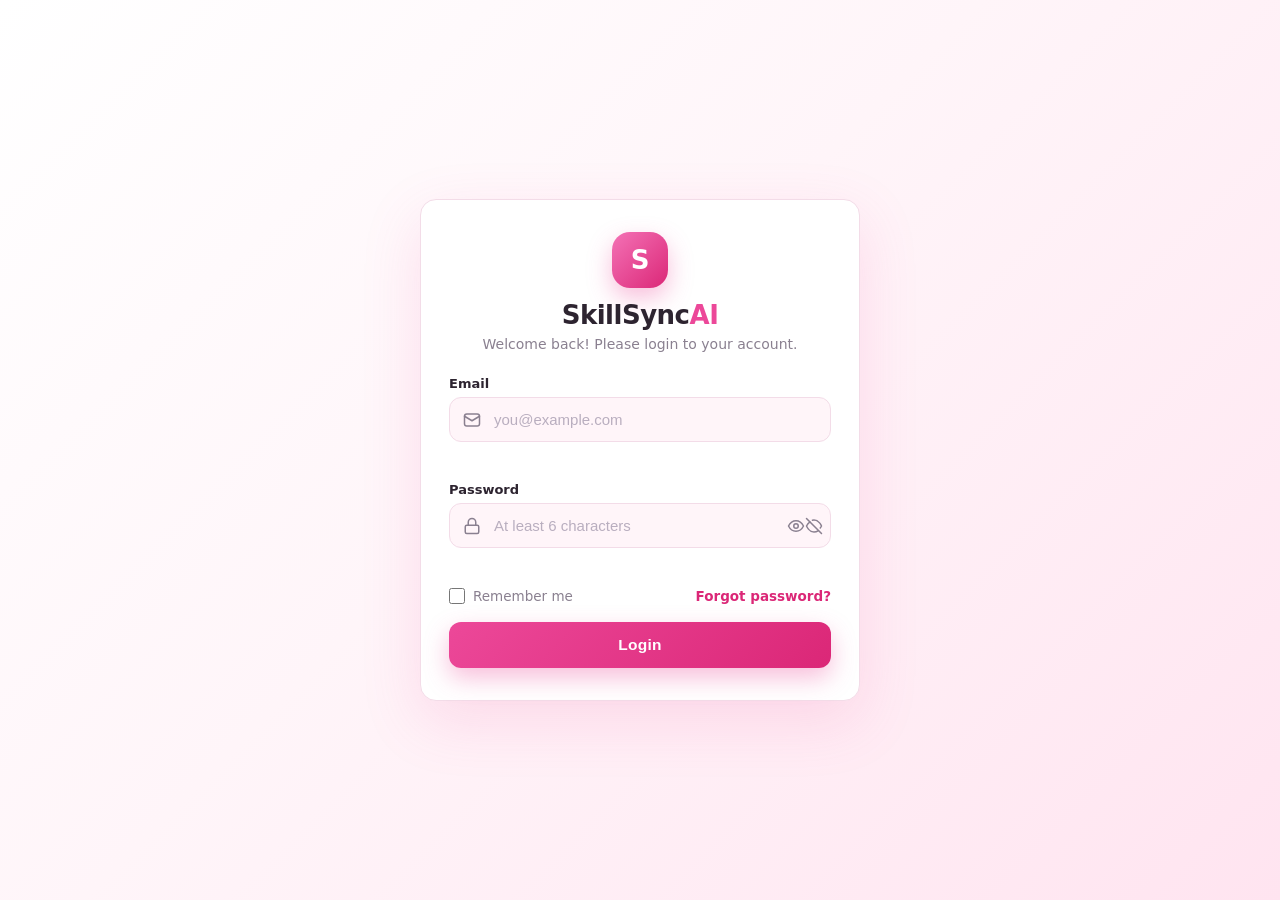
<file: index.html>
<!DOCTYPE html>
<html lang="en">
<head>
  <meta charset="UTF-8" />
  <meta name="viewport" content="width=device-width, initial-scale=1.0" />
  <title>SkillSync-AI | Login</title>
  <link rel="stylesheet" href="styles.css" />
</head>
<body>
  <main class="page">
    <section class="login-card" aria-label="Login form">
      <div class="brand">
        <div class="brand-logo" aria-hidden="true">S</div>
        <h1>SkillSync<span>AI</span></h1>
        <p class="tagline">Welcome back! Please login to your account.</p>
      </div>

     <form id="login-form" novalidate onsubmit="window.location.href='profile.html'; return false;">
        <!-- Email -->
        <div class="field">
          <label for="email">Email</label>
          <div class="input-wrap">
            <span class="input-icon" aria-hidden="true">
              <svg viewBox="0 0 24 24" width="18" height="18" fill="none" stroke="currentColor" stroke-width="2" stroke-linecap="round" stroke-linejoin="round">
                <rect x="2" y="4" width="20" height="16" rx="3"/>
                <path d="m2 7 10 6L22 7"/>
              </svg>
            </span>
            <input
              type="email"
              id="email"
              name="email"
              placeholder="you@example.com"
              autocomplete="email"
              required
            />
          </div>
          <small class="error-msg" id="email-error" role="alert"></small>
        </div>

        <!-- Password -->
        <div class="field">
          <label for="password">Password</label>
          <div class="input-wrap">
            <span class="input-icon" aria-hidden="true">
              <svg viewBox="0 0 24 24" width="18" height="18" fill="none" stroke="currentColor" stroke-width="2" stroke-linecap="round" stroke-linejoin="round">
                <rect x="3" y="11" width="18" height="11" rx="2"/>
                <path d="M7 11V7a5 5 0 0 1 10 0v4"/>
              </svg>
            </span>
            <input
              type="password"
              id="password"
              name="password"
              placeholder="At least 6 characters"
              autocomplete="current-password"
              minlength="6"
              required
            />
            <button
              type="button"
              class="toggle-password"
              id="toggle-password"
              aria-label="Show password"
              aria-pressed="false"
            >
              <!-- Eye (shown when password hidden) -->
              <svg class="icon-eye" viewBox="0 0 24 24" width="20" height="20" fill="none" stroke="currentColor" stroke-width="2" stroke-linecap="round" stroke-linejoin="round">
                <path d="M2 12s3.5-7 10-7 10 7 10 7-3.5 7-10 7-10-7-10-7Z"/>
                <circle cx="12" cy="12" r="3"/>
              </svg>
              <!-- Eye-off (shown when password visible) -->
              <svg class="icon-eye-off" viewBox="0 0 24 24" width="20" height="20" fill="none" stroke="currentColor" stroke-width="2" stroke-linecap="round" stroke-linejoin="round" hidden>
                <path d="M9.9 4.24A9.12 9.12 0 0 1 12 4c6.5 0 10 8 10 8a13.16 13.16 0 0 1-1.67 2.68"/>
                <path d="M6.61 6.61A13.526 13.526 0 0 0 2 12s3.5 8 10 8a9.74 9.74 0 0 0 5.39-1.61"/>
                <line x1="2" x2="22" y1="2" y2="22"/>
              </svg>
            </button>
          </div>
          <small class="error-msg" id="password-error" role="alert"></small>
        </div>

        <div class="row-between">
          <label class="remember">
            <input type="checkbox" id="remember" />
            <span>Remember me</span>
          </label>
          <a href="#" class="link">Forgot password?</a>
        </div>

        <button type="submit" class="btn-primary" id="login-btn">Login</button>
      </form>
    </section>
  </main>

  <script src="script.js"></script>
</body>
</html>
</file>
<file: styles.css>
/* ============================================================
   SkillSync-AI Login — White & Pink theme
   Mobile-first, responsive
   ============================================================ */

:root {
  --pink-50:  #fff5f9;
  --pink-100: #ffe4f0;
  --pink-200: #ffc9e0;
  --pink-300: #f9a8d4;
  --pink-400: #f472b6;
  --pink-500: #ec4899;
  --pink-600: #db2777;
  --pink-700: #be185d;

  --white:    #ffffff;
  --ink:      #2d2430;
  --muted:    #8a8090;
  --line:     #f3dce8;
  --error:    #e11d48;
  --success:  #16a34a;

  --radius: 16px;
  --shadow: 0 20px 60px rgba(236, 72, 153, 0.15);
}

* {
  margin: 0;
  padding: 0;
  box-sizing: border-box;
}

html, body {
  height: 100%;
}

body {
  font-family: "Segoe UI", system-ui, -apple-system, "Helvetica Neue", Arial, sans-serif;
  color: var(--ink);
  background: linear-gradient(135deg, var(--white) 0%, var(--pink-50) 45%, var(--pink-100) 100%);
  -webkit-font-smoothing: antialiased;
}

.page {
  min-height: 100%;
  display: flex;
  align-items: center;
  justify-content: center;
  padding: 24px 16px;
}

/* ---------- Card ---------- */
.login-card {
  width: 100%;
  max-width: 420px;
  background: var(--white);
  border: 1px solid var(--line);
  border-radius: var(--radius);
  box-shadow: var(--shadow);
  padding: 32px 28px;
  animation: fadeUp 0.5s ease both;
}

@keyframes fadeUp {
  from { opacity: 0; transform: translateY(14px); }
  to   { opacity: 1; transform: translateY(0); }
}

/* ---------- Brand ---------- */
.brand {
  text-align: center;
  margin-bottom: 24px;
}

.brand-logo {
  width: 56px;
  height: 56px;
  margin: 0 auto 12px;
  display: grid;
  place-items: center;
  font-size: 26px;
  font-weight: 800;
  color: var(--white);
  background: linear-gradient(135deg, var(--pink-400), var(--pink-600));
  border-radius: 18px;
  box-shadow: 0 10px 24px rgba(236, 72, 153, 0.35);
}

.brand h1 {
  font-size: 26px;
  font-weight: 800;
  letter-spacing: -0.5px;
}

.brand h1 span {
  color: var(--pink-500);
}

.tagline {
  margin-top: 6px;
  font-size: 14px;
  color: var(--muted);
}

/* ---------- Fields ---------- */
.field {
  margin-bottom: 18px;
}

label {
  display: block;
  font-size: 13px;
  font-weight: 600;
  margin-bottom: 6px;
  color: var(--ink);
}

.input-wrap {
  position: relative;
  display: flex;
  align-items: center;
}

.input-icon {
  position: absolute;
  left: 14px;
  display: inline-flex;
  color: var(--muted);
  pointer-events: none;
  transition: color 0.2s ease;
}

.input-wrap input {
  width: 100%;
  padding: 13px 14px 13px 44px;
  font-size: 15px;
  color: var(--ink);
  background: var(--pink-50);
  border: 1.5px solid var(--line);
  border-radius: 12px;
  outline: none;
  transition: border-color 0.2s ease, background 0.2s ease, box-shadow 0.2s ease;
}

.input-wrap input::placeholder {
  color: #b9aebf;
}

/* right padding only on password field (has toggle button) */
#password {
  padding-right: 46px;
}

.input-wrap input:focus {
  background: var(--white);
  border-color: var(--pink-400);
  box-shadow: 0 0 0 4px rgba(236, 72, 153, 0.12);
}

.input-wrap input:focus ~ .input-icon,
.input-wrap:has(input:focus) .input-icon {
  color: var(--pink-500);
}

/* invalid state */
.input-wrap input.invalid {
  border-color: var(--error);
  background: #fff1f2;
}

.input-wrap input.invalid:focus {
  box-shadow: 0 0 0 4px rgba(225, 29, 72, 0.12);
}

/* ---------- Password toggle ---------- */
.toggle-password {
  position: absolute;
  right: 8px;
  display: inline-flex;
  align-items: center;
  justify-content: center;
  width: 36px;
  height: 36px;
  border: none;
  border-radius: 10px;
  background: transparent;
  color: var(--muted);
  cursor: pointer;
  transition: color 0.2s ease, background 0.2s ease;
}

.toggle-password:hover {
  color: var(--pink-600);
  background: var(--pink-50);
}

.toggle-password:focus-visible {
  outline: 2px solid var(--pink-500);
  outline-offset: 2px;
}

/* ---------- Error message ---------- */
.error-msg {
  display: block;
  min-height: 16px;
  margin-top: 6px;
  font-size: 12.5px;
  color: var(--error);
  font-weight: 500;
}

.error-msg.show {
  animation: shake 0.3s ease;
}

@keyframes shake {
  0%, 100% { transform: translateX(0); }
  25%      { transform: translateX(-4px); }
  75%      { transform: translateX(4px); }
}

/* ---------- Row: remember / forgot ---------- */
.row-between {
  display: flex;
  align-items: center;
  justify-content: space-between;
  margin: 2px 0 18px;
}

.remember {
  display: inline-flex;
  align-items: center;
  gap: 8px;
  font-size: 13.5px;
  color: var(--muted);
  cursor: pointer;
  margin: 0;
  font-weight: 500;
}

.remember input[type="checkbox"] {
  width: 16px;
  height: 16px;
  accent-color: var(--pink-500);
  cursor: pointer;
}

/* ---------- Links ---------- */
.link {
  font-size: 13.5px;
  color: var(--pink-600);
  text-decoration: none;
  font-weight: 600;
}

.link:hover {
  text-decoration: underline;
}

.link.strong {
  font-weight: 700;
}

/* ---------- Primary button ---------- */
.btn-primary {
  width: 100%;
  padding: 14px 16px;
  font-size: 15.5px;
  font-weight: 700;
  letter-spacing: 0.3px;
  color: var(--white);
  background: linear-gradient(135deg, var(--pink-500), var(--pink-600));
  border: none;
  border-radius: 12px;
  cursor: pointer;
  box-shadow: 0 10px 24px rgba(236, 72, 153, 0.35);
  transition: transform 0.15s ease, box-shadow 0.2s ease, filter 0.2s ease;
}

.btn-primary:hover {
  filter: brightness(1.05);
  transform: translateY(-1px);
  box-shadow: 0 14px 28px rgba(236, 72, 153, 0.4);
}

.btn-primary:active {
  transform: translateY(0);
}

.btn-primary:focus-visible {
  outline: 2px solid var(--pink-700);
  outline-offset: 3px;
}

.btn-primary:disabled {
  opacity: 0.7;
  cursor: not-allowed;
  transform: none;
}

/* ---------- Sign up ---------- */
.signup-text {
  margin-top: 20px;
  text-align: center;
  font-size: 14px;
  color: var(--muted);
}

/* ---------- Dashboard ---------- */
.dashboard-card {
  text-align: center;
}

.dash-note {
  margin: 18px 0 24px;
  padding: 16px;
  font-size: 14px;
  color: var(--muted);
  background: var(--pink-50);
  border: 1px dashed var(--pink-200);
  border-radius: 12px;
}

/* ---------- Toast ---------- */
.toast {
  position: fixed;
  left: 50%;
  bottom: 24px;
  transform: translateX(-50%) translateY(16px);
  background: var(--ink);
  color: var(--white);
  font-size: 14px;
  font-weight: 500;
  padding: 12px 18px;
  border-radius: 12px;
  opacity: 0;
  pointer-events: none;
  transition: opacity 0.3s ease, transform 0.3s ease;
  z-index: 100;
  max-width: calc(100vw - 32px);
  text-align: center;
}

.toast.show {
  opacity: 1;
  transform: translateX(-50%) translateY(0);
}

.toast.success { background: var(--success); }
.toast.error   { background: var(--error); }

/* ---------- Profile page ---------- */
.profile-card {
  max-width: 640px;
}

.grid-2 {
  display: grid;
  grid-template-columns: 1fr 1fr;
  gap: 14px;
}

/* text input without an icon still needs left padding */
.profile-card .input-wrap input {
  padding-left: 14px;
}

/* select styling */
.select-wrap select {
  width: 100%;
  padding: 13px 14px;
  font-size: 15px;
  color: var(--ink);
  background: var(--pink-50);
  border: 1.5px solid var(--line);
  border-radius: 12px;
  outline: none;
  cursor: pointer;
  appearance: none;
  -webkit-appearance: none;
  transition: border-color 0.2s ease, background 0.2s ease, box-shadow 0.2s ease;
}

.select-wrap select:focus {
  background: var(--white);
  border-color: var(--pink-400);
  box-shadow: 0 0 0 4px rgba(236, 72, 153, 0.12);
}

.select-wrap select.invalid {
  border-color: var(--error);
  background: #fff1f2;
}

/* skills grid */
.skills-grid {
  display: grid;
  grid-template-columns: repeat(3, 1fr);
  gap: 10px;
}

.skill-chip {
  display: inline-flex;
  align-items: center;
  gap: 8px;
  padding: 10px 12px;
  font-size: 13.5px;
  font-weight: 500;
  color: var(--ink);
  background: var(--pink-50);
  border: 1.5px solid var(--line);
  border-radius: 12px;
  cursor: pointer;
  transition: border-color 0.2s ease, background 0.2s ease, color 0.2s ease;
  user-select: none;
}

.skill-chip input[type="checkbox"] {
  width: 15px;
  height: 15px;
  accent-color: var(--pink-500);
  cursor: pointer;
  flex-shrink: 0;
}

.skill-chip:hover {
  border-color: var(--pink-300, #f9a8d4);
}

.skill-chip:has(input:checked) {
  background: var(--pink-100);
  border-color: var(--pink-500);
  color: var(--pink-700);
  font-weight: 600;
}

/* ---------- Dashboard ---------- */
.dashboard-card {
  text-align: center;
  max-width: 520px;
}

.dash-note {
  margin: 18px 0 12px;
  padding: 16px;
  font-size: 14px;
  color: var(--muted);
  background: var(--pink-50);
  border: 1px dashed var(--pink-200);
  border-radius: 12px;
}

.dash-profile {
  margin: 18px 0;
  text-align: left;
  background: var(--pink-50);
  border-radius: 12px;
  padding: 16px 18px;
  font-size: 14.5px;
  line-height: 1.9;
}

.dash-profile strong {
  color: var(--ink);
  min-width: 70px;
  display: inline-block;
}

.dash-profile span {
  color: var(--pink-700);
  font-weight: 500;
}

.dash-skills {
  display: flex;
  flex-wrap: wrap;
  gap: 8px;
  justify-content: center;
  margin-bottom: 22px;
}

.skill-tag {
  display: inline-block;
  padding: 6px 12px;
  font-size: 13px;
  font-weight: 600;
  color: var(--pink-700);
  background: var(--pink-100);
  border: 1px solid var(--pink-200);
  border-radius: 999px;
}

/* ---------- Mobile tweaks ---------- */
@media (max-width: 480px) {
  .page {
    padding: 16px 12px;
    align-items: flex-start;
  }

  .login-card {
    padding: 26px 20px;
    border-radius: 20px;
  }

  .grid-2 {
    grid-template-columns: 1fr;
    gap: 0;
  }

  .skills-grid {
    grid-template-columns: repeat(2, 1fr);
  }

  .brand h1 {
    font-size: 23px;
  }

  .input-wrap input {
    font-size: 16px; /* prevents iOS zoom on focus */
  }

  .btn-primary {
    padding: 15px 16px;
  }
}

/* ---------- Larger screens ---------- */
@media (min-width: 900px) {
  .page {
    padding: 40px;
  }

  .login-card {
    max-width: 440px;
  }

  .profile-card {
    max-width: 640px;
  }
}

/* ---------- Reduced motion ---------- */
@media (prefers-reduced-motion: reduce) {
  * {
    animation: none !important;
    transition: none !important;
  }
}
</file>
